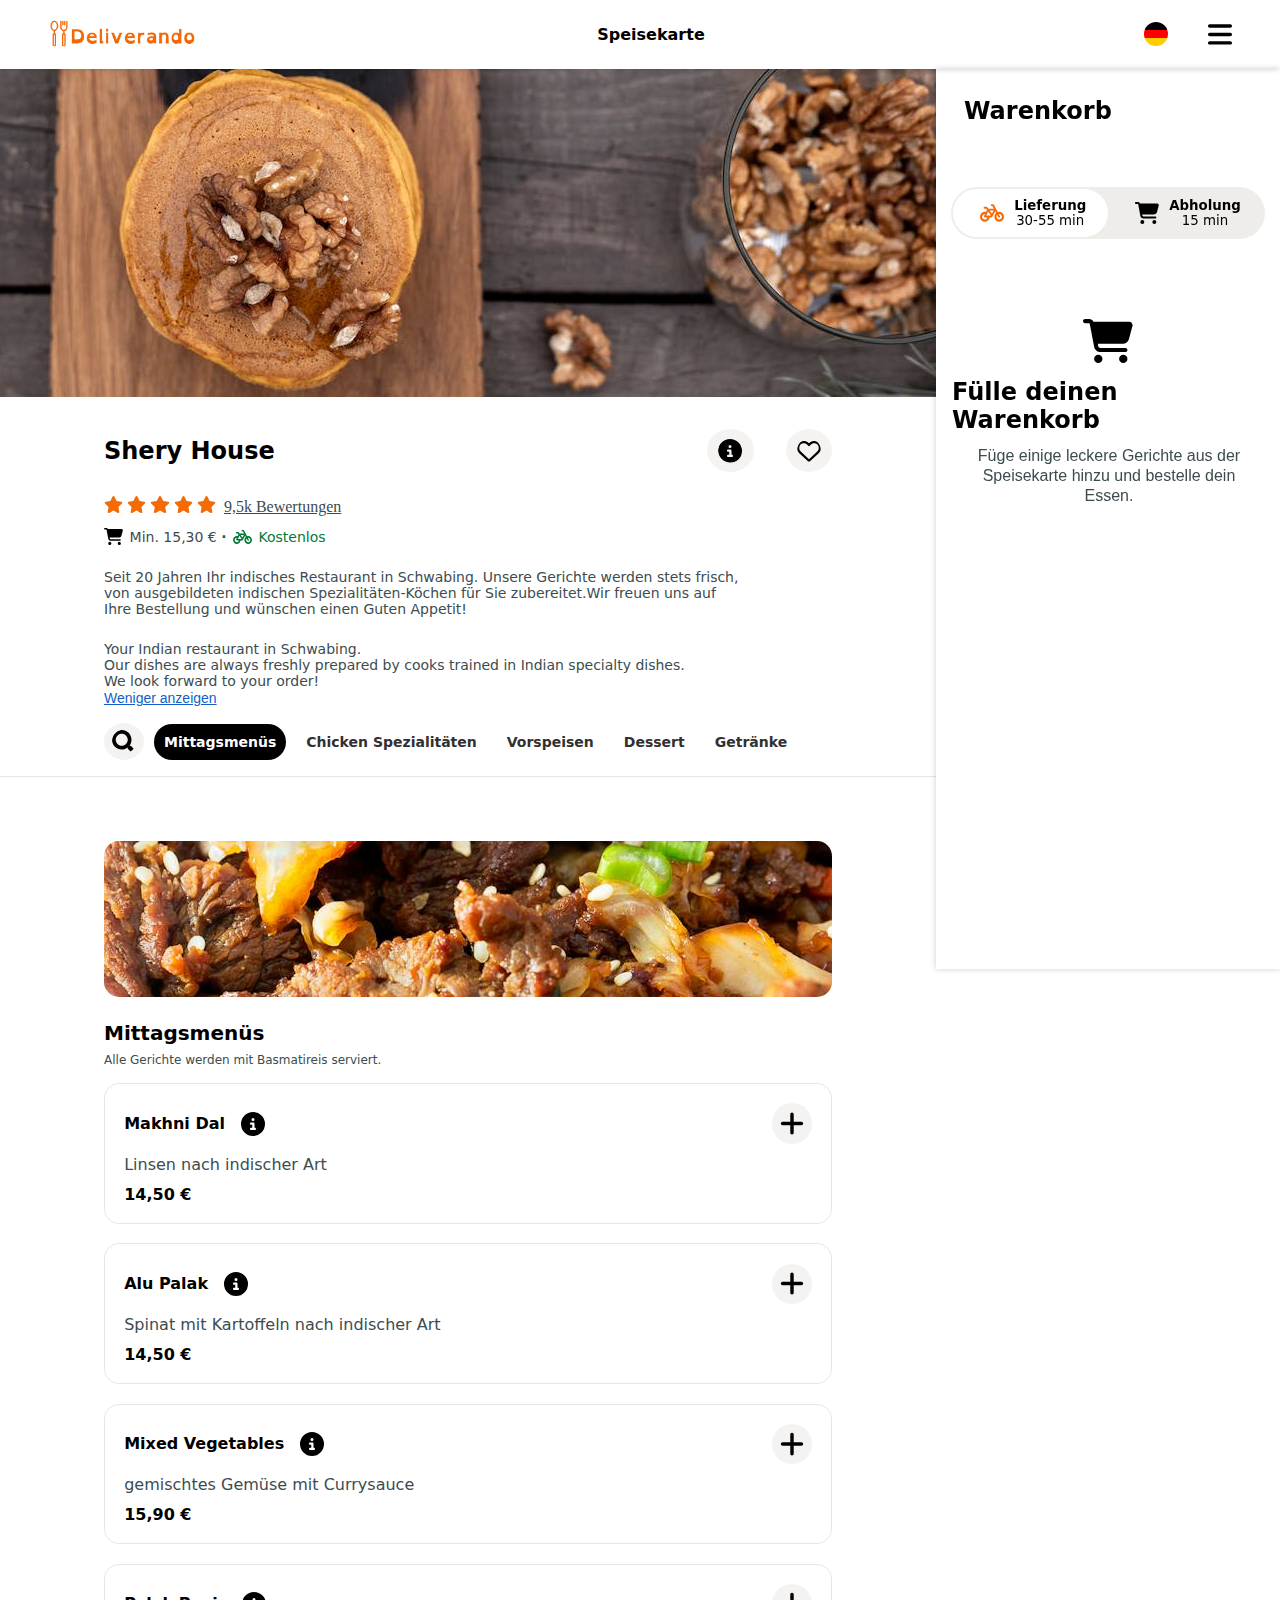
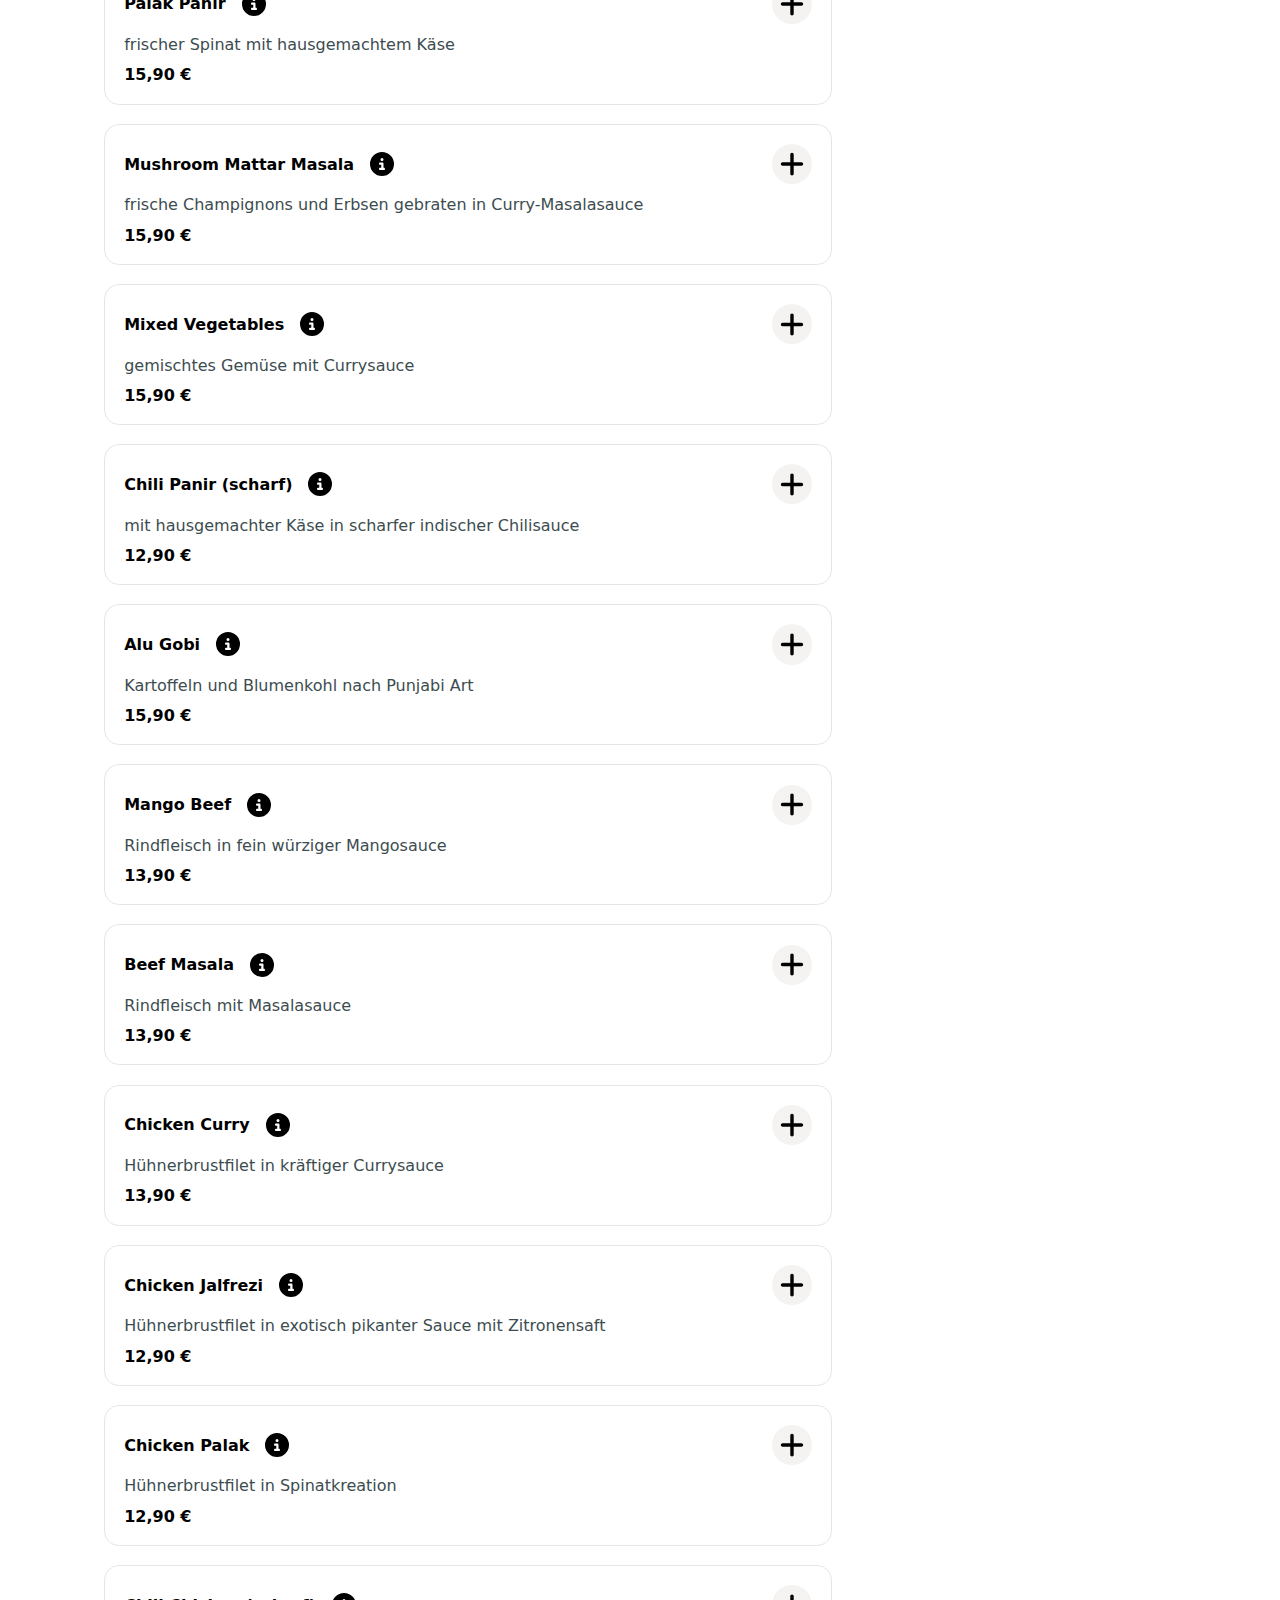
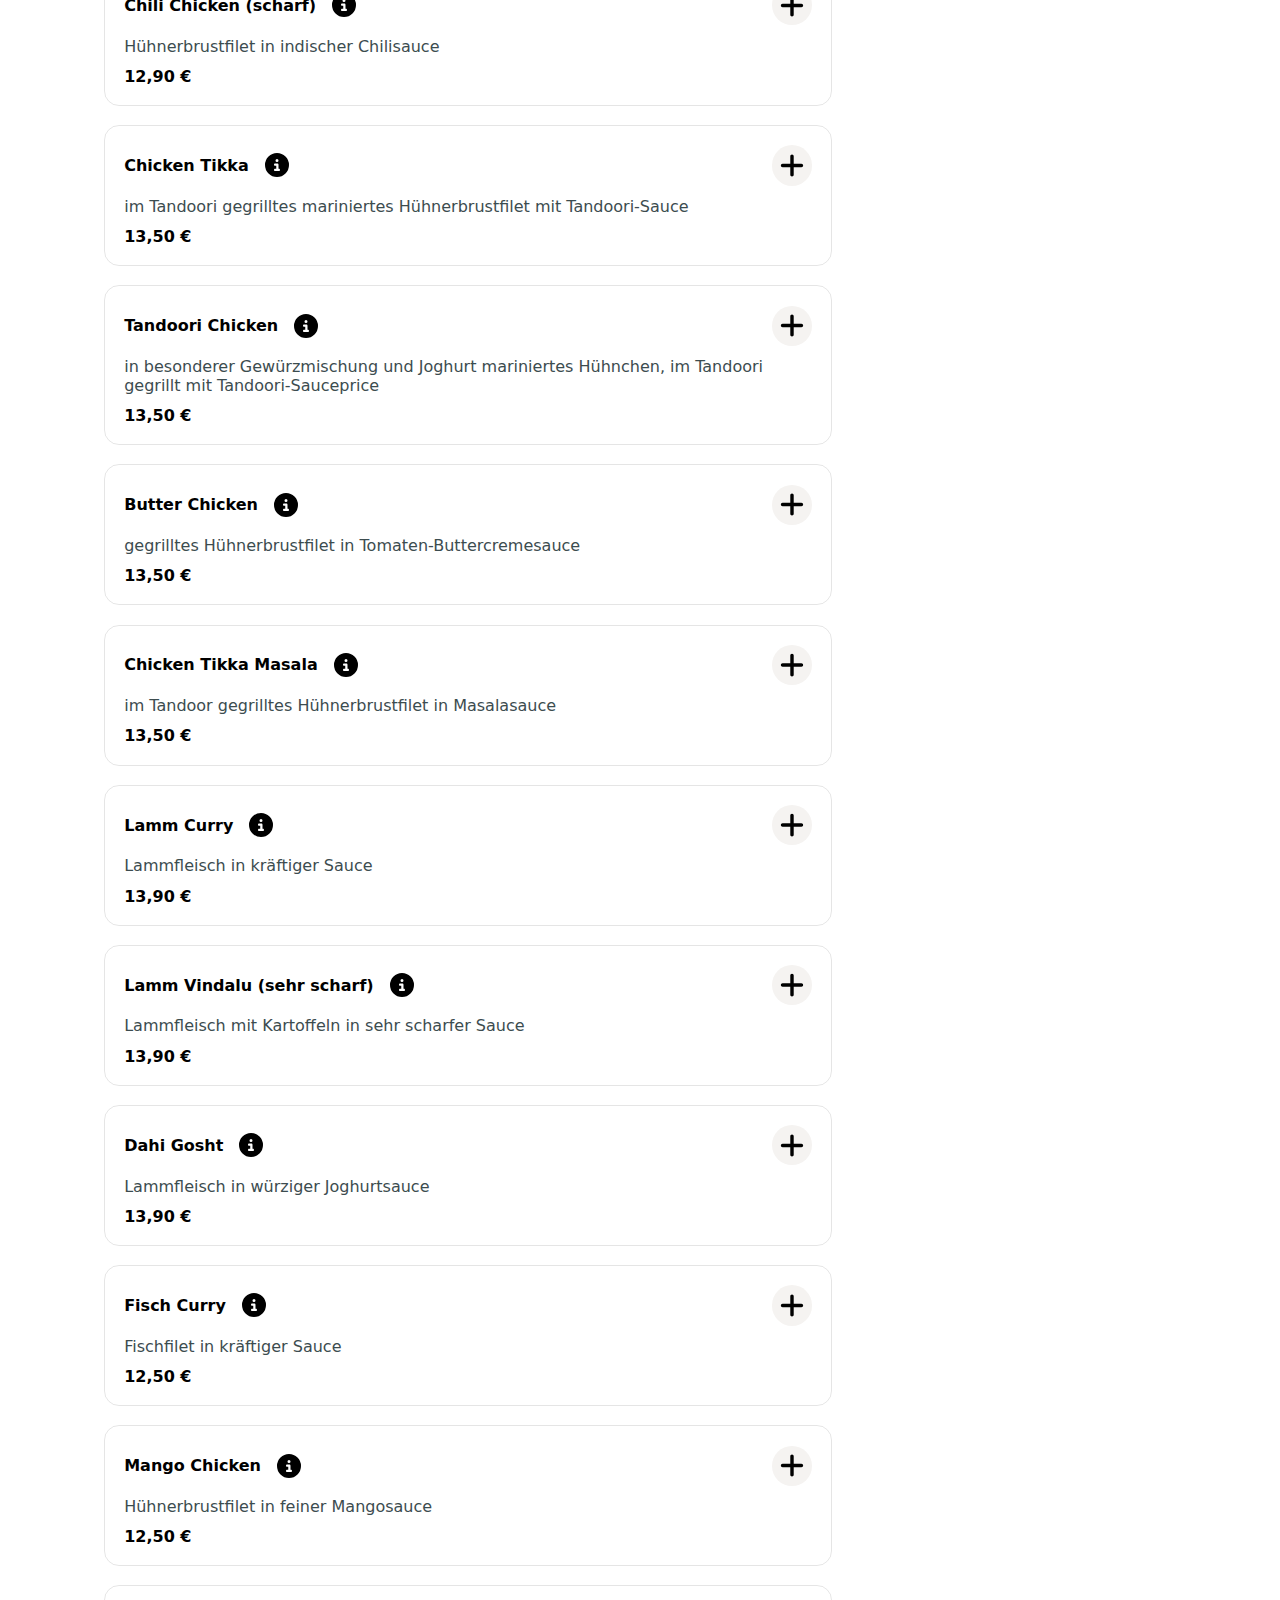
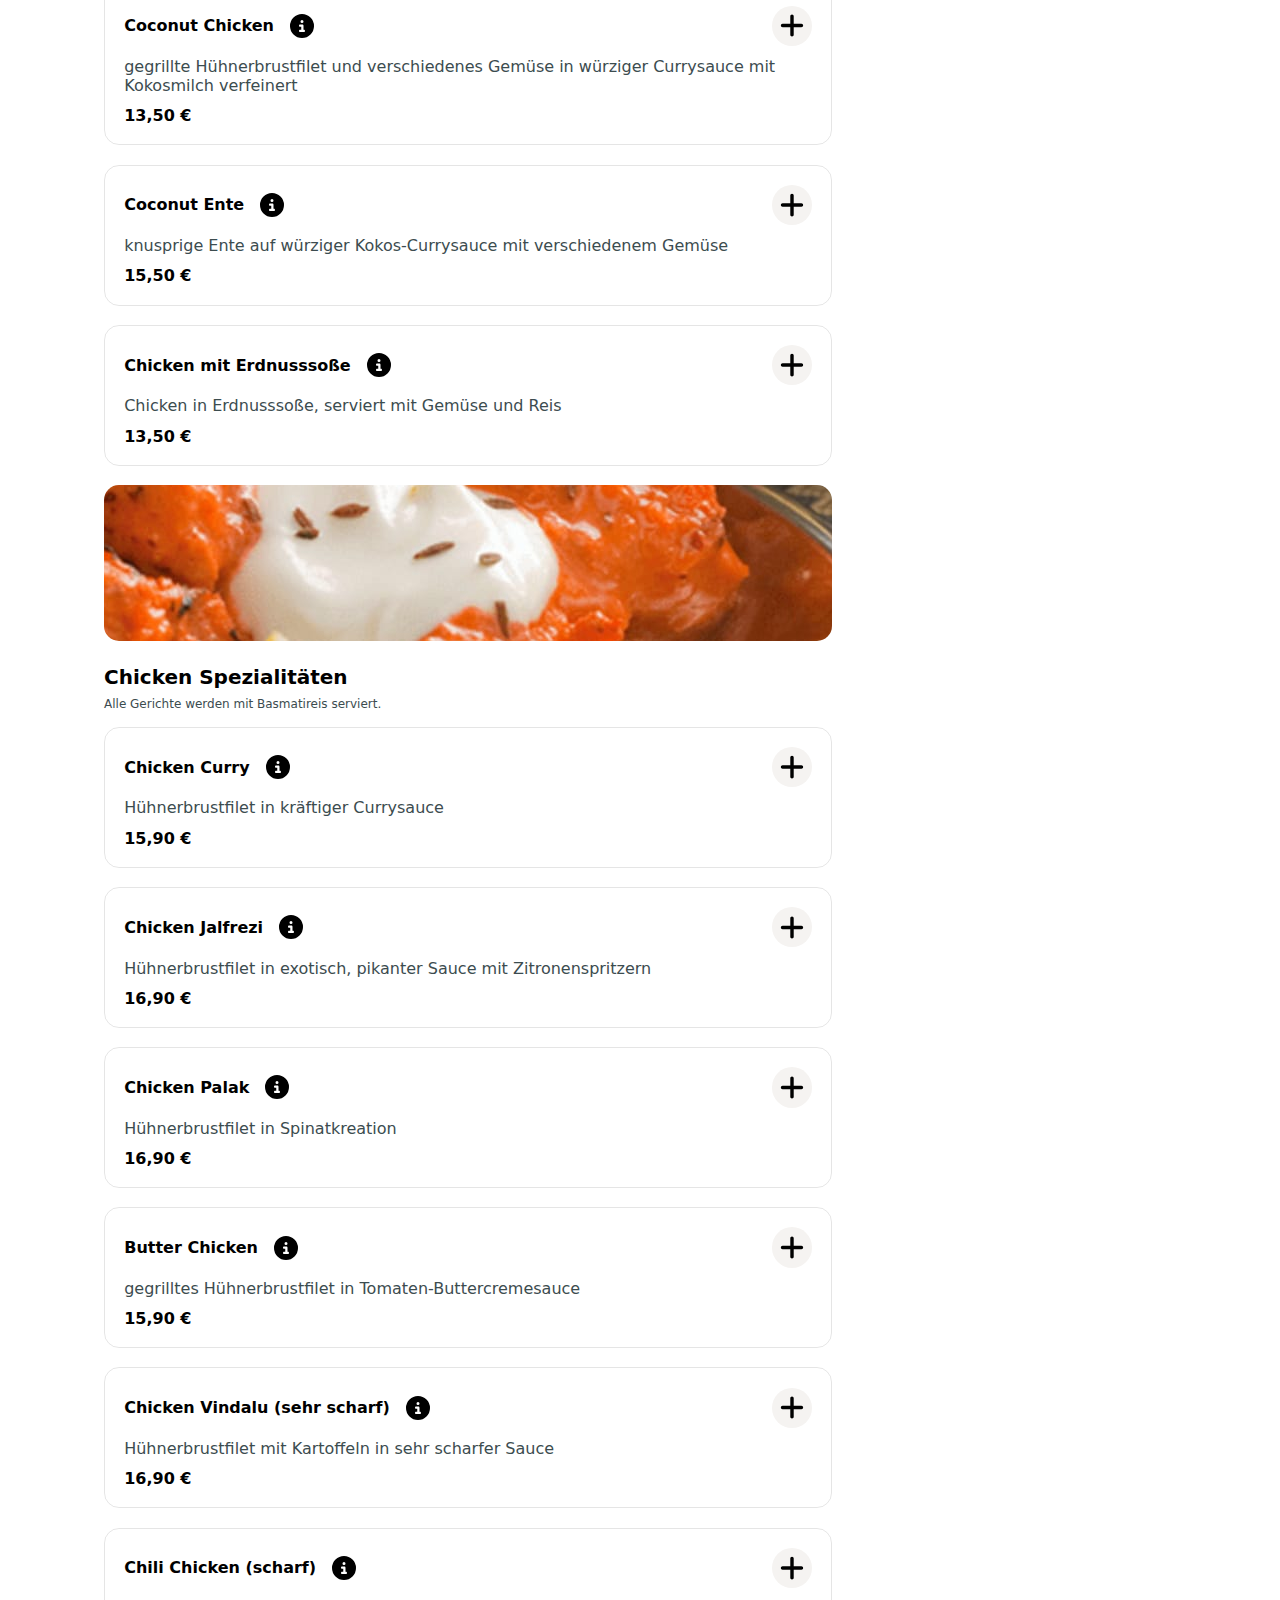
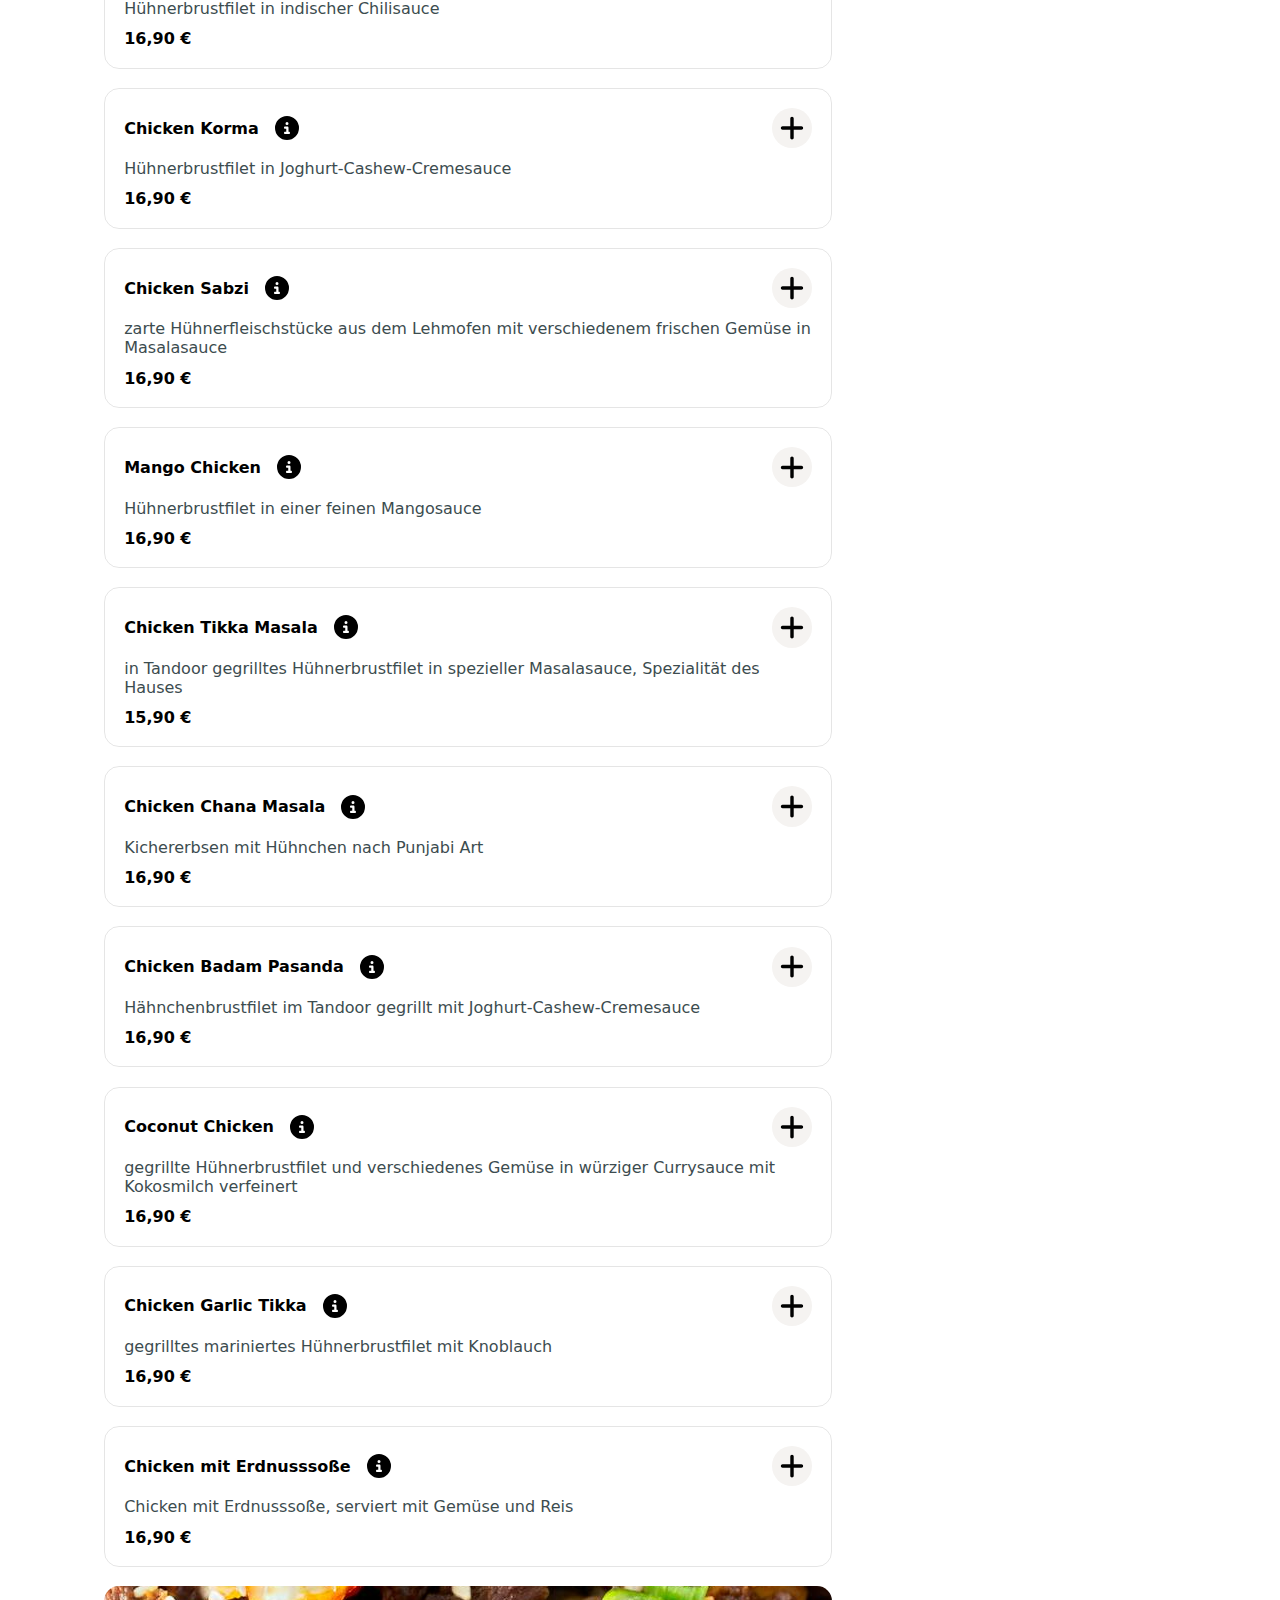
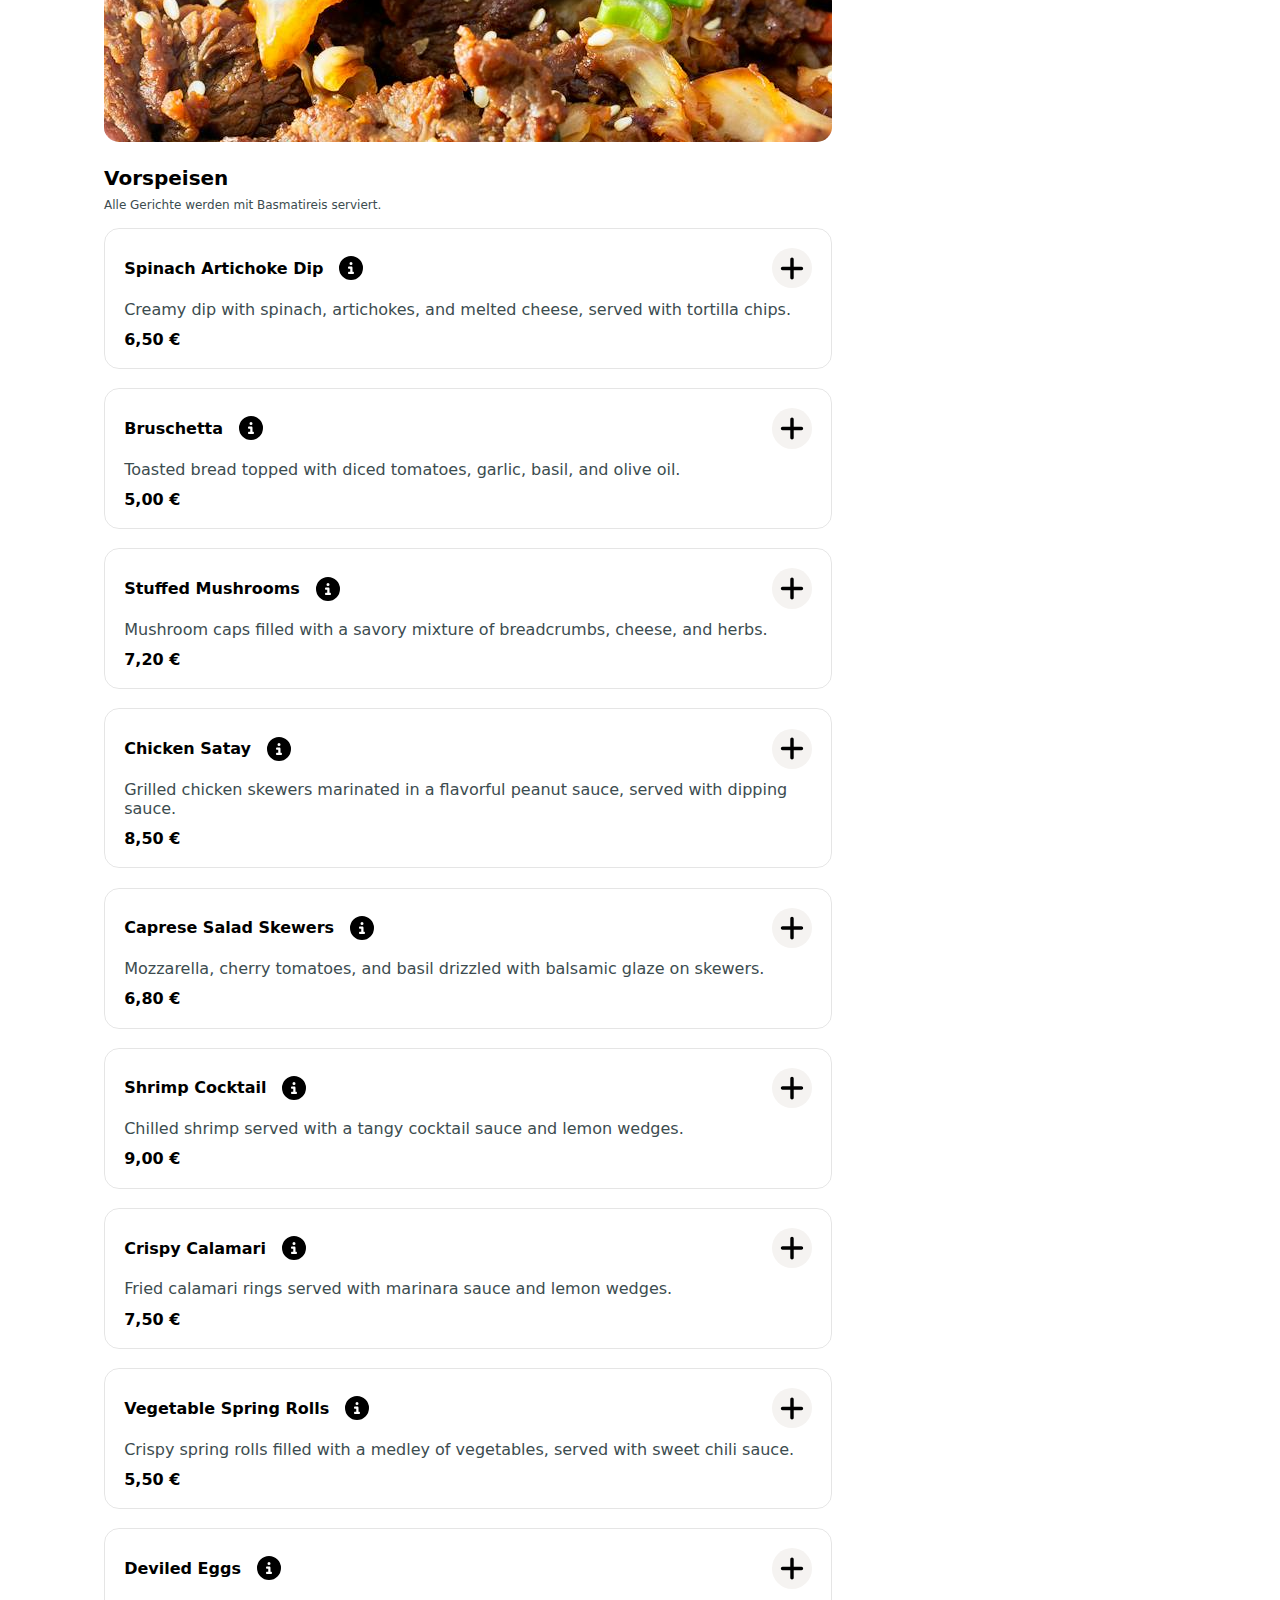
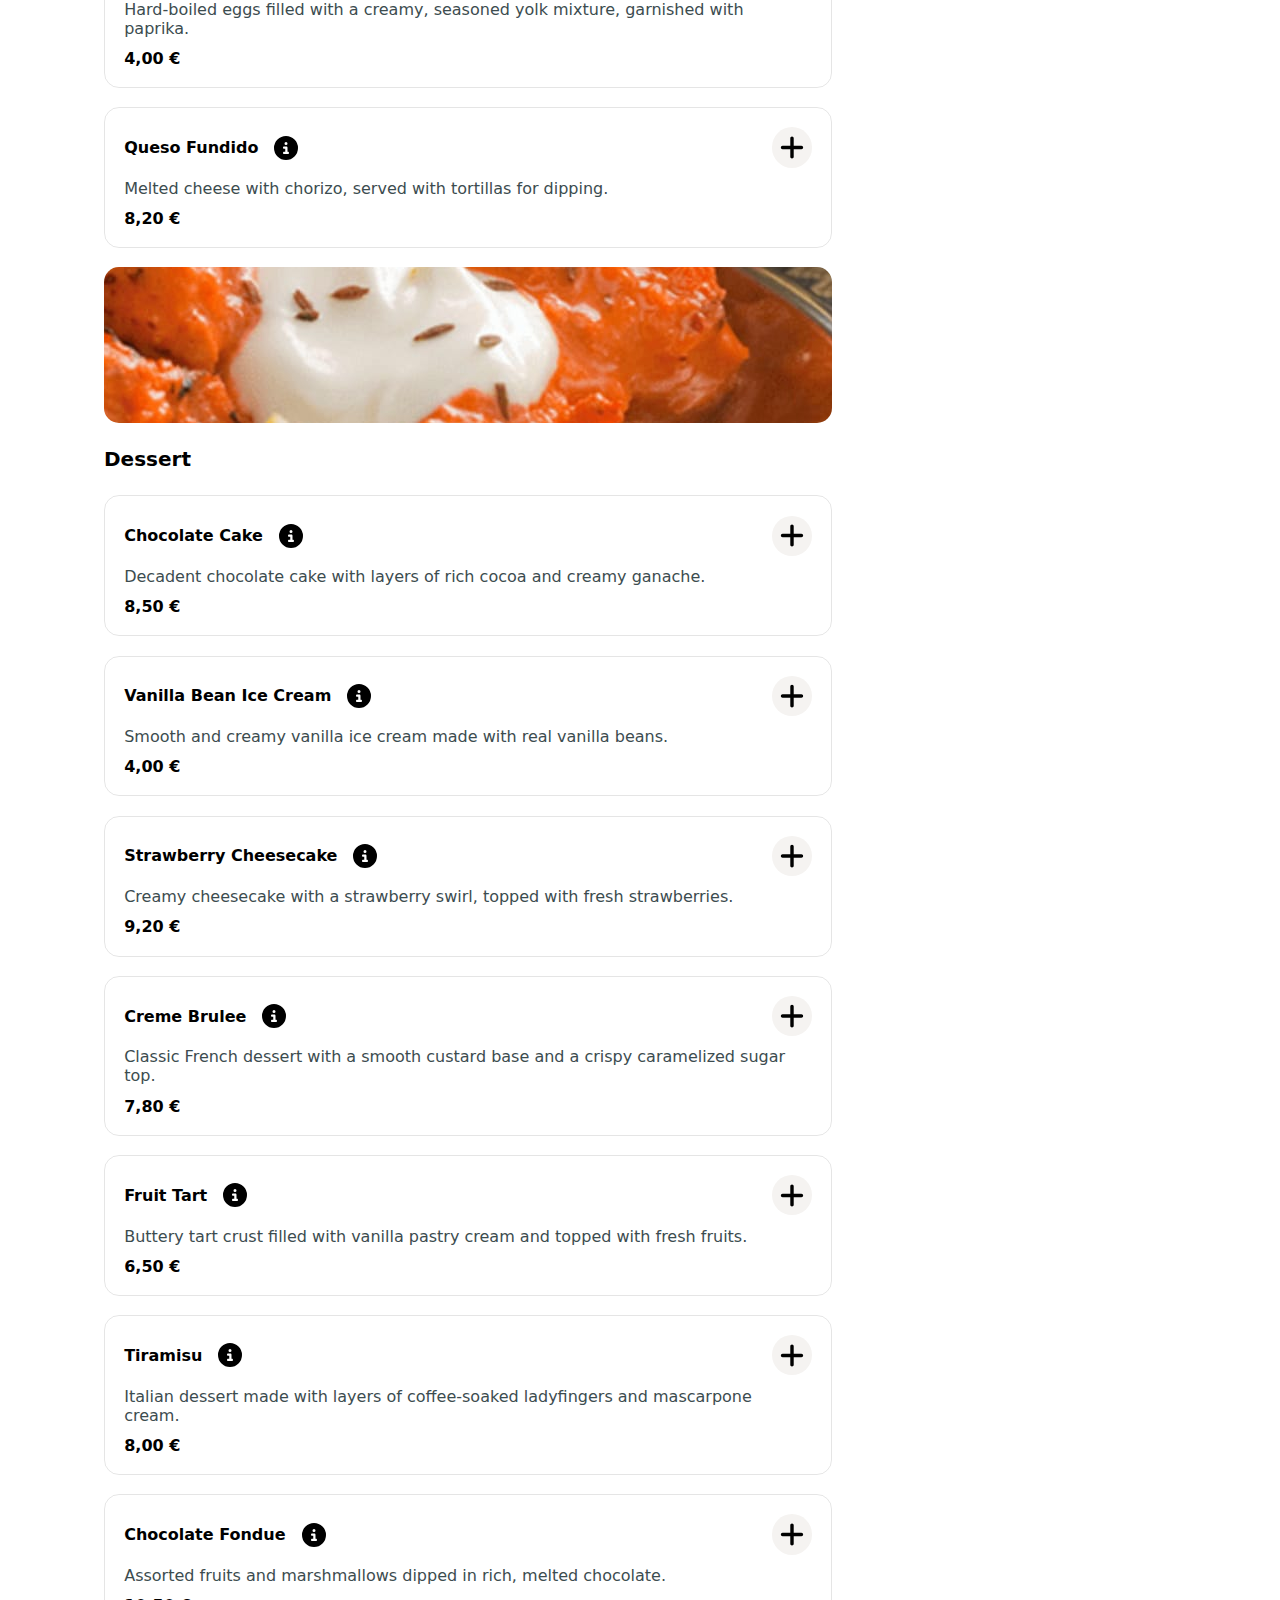
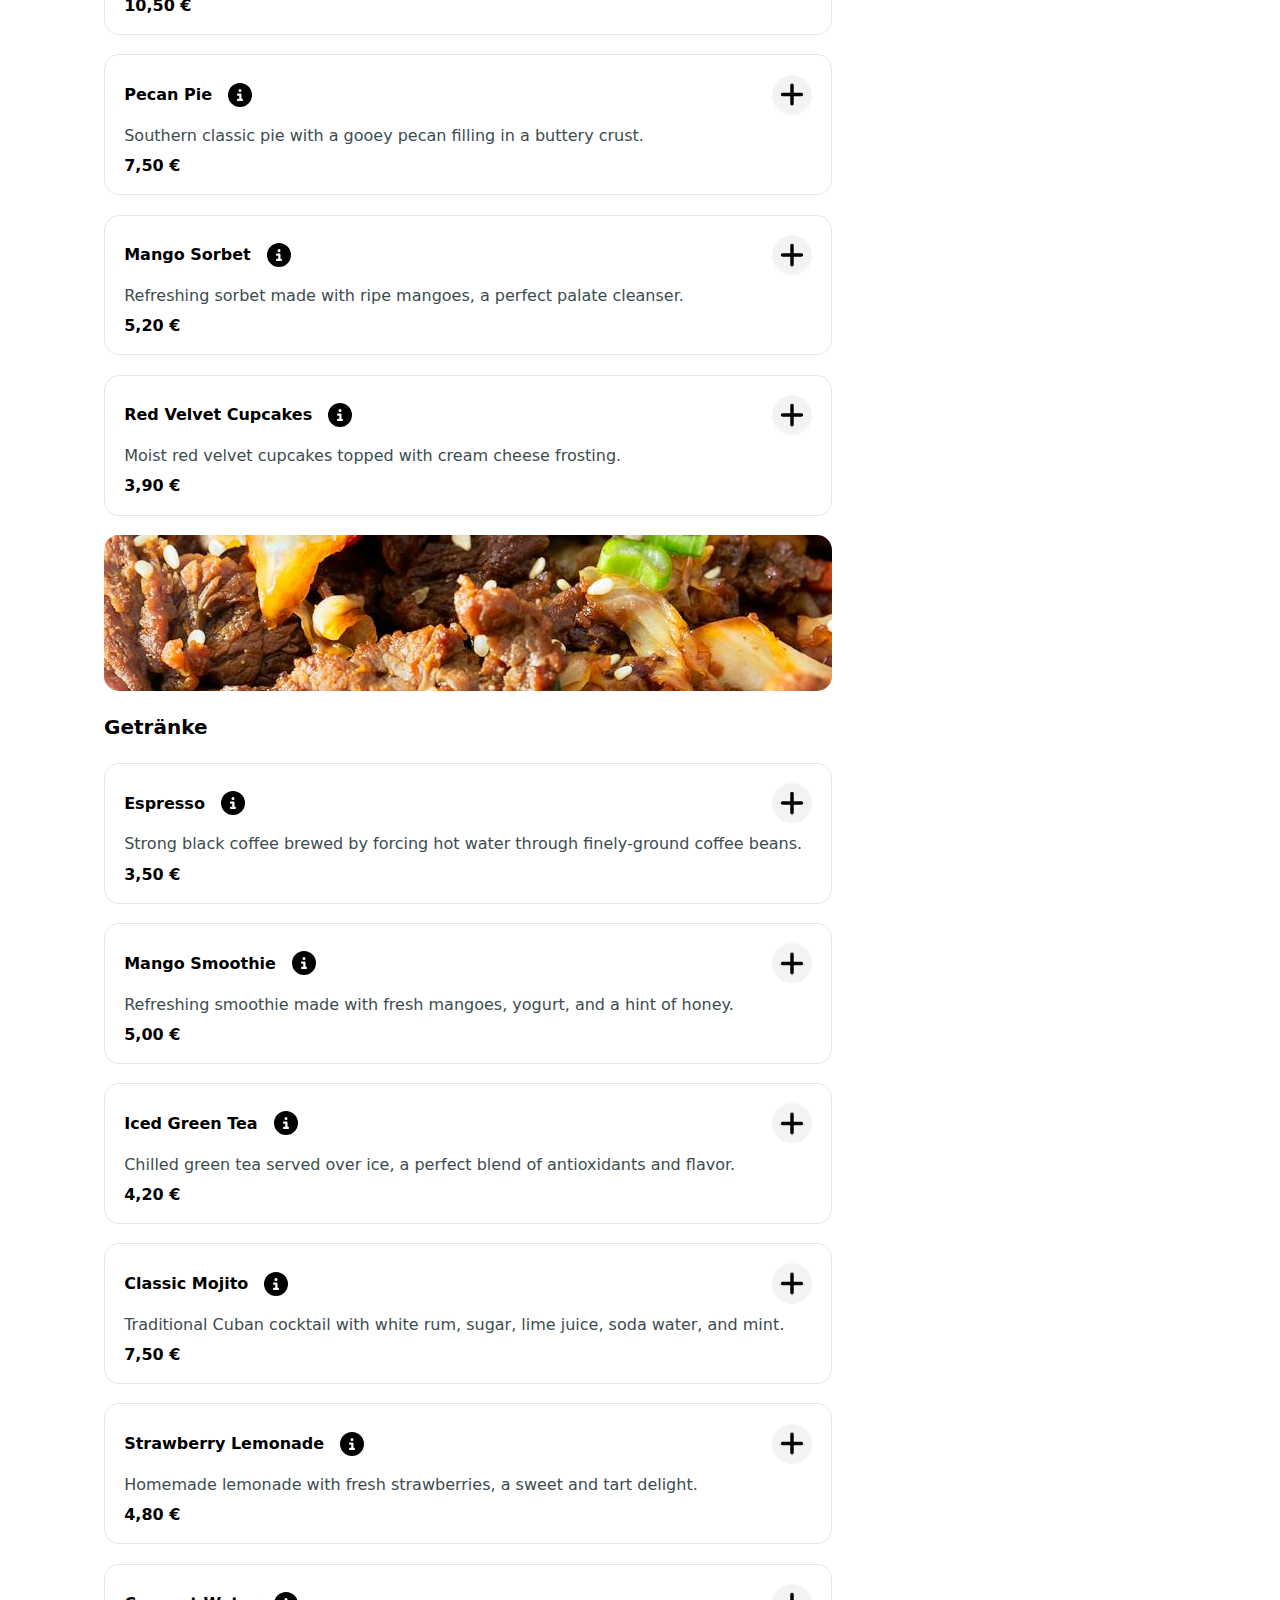
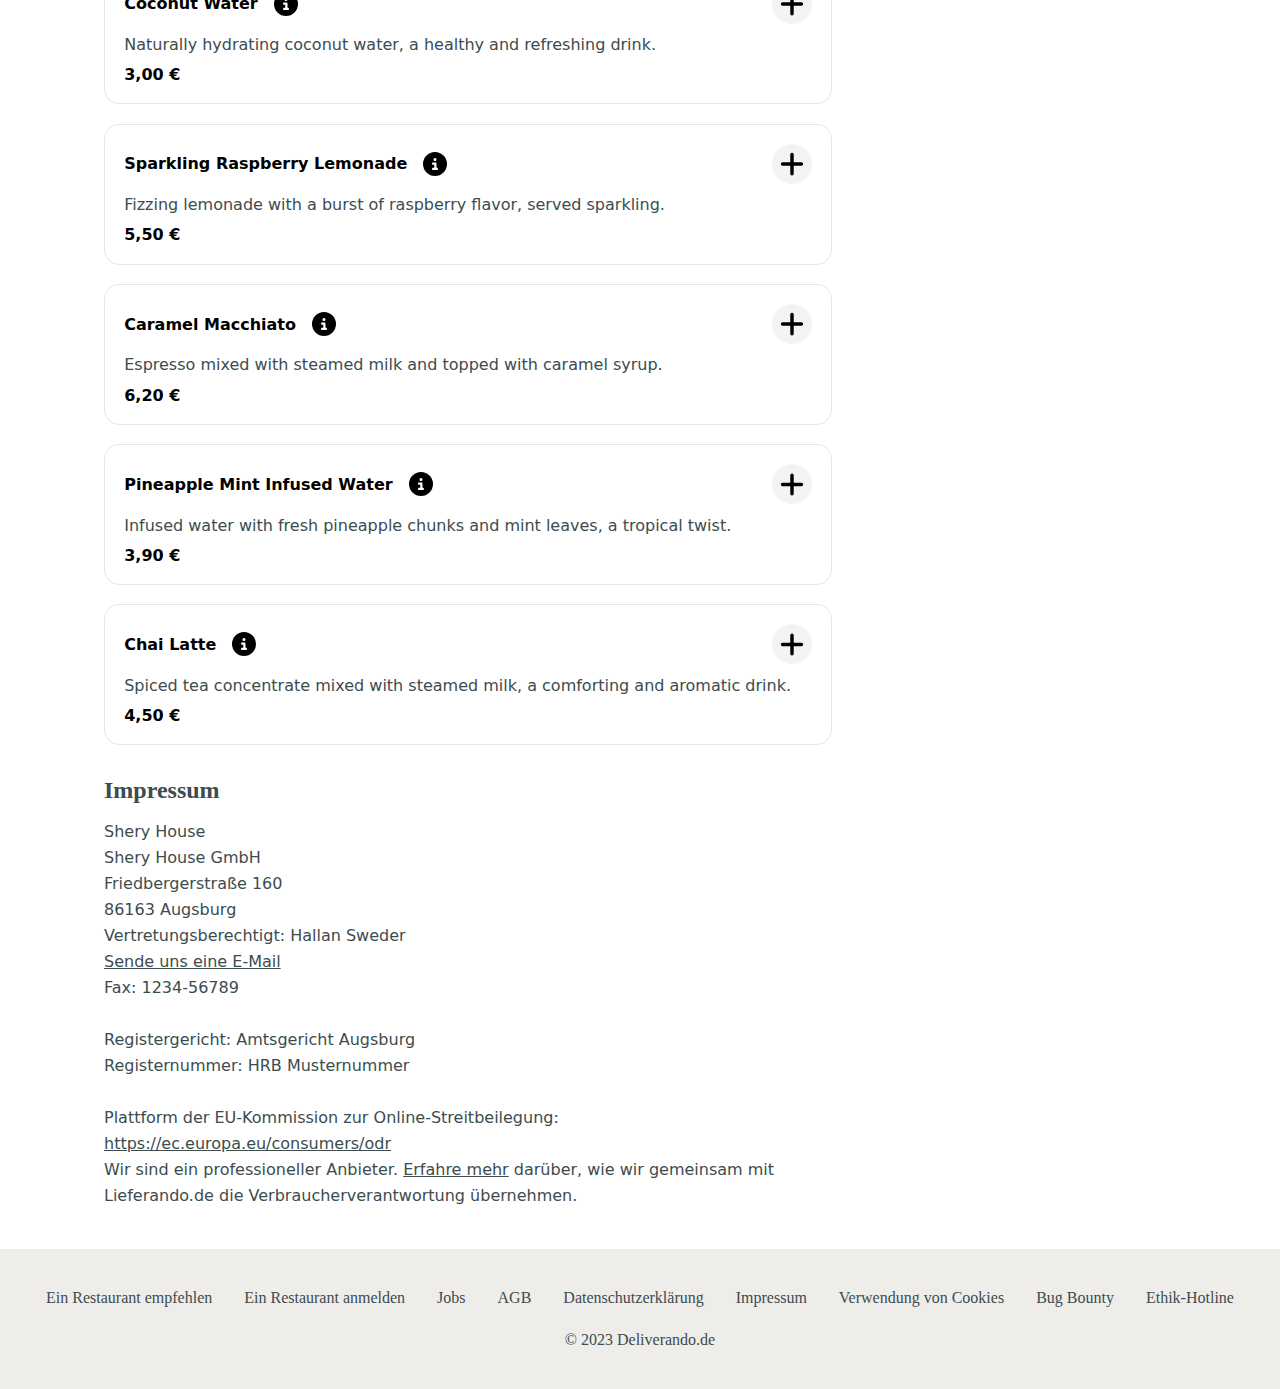
<file: index.html>
<!DOCTYPE html>
<html id="html" lang="en">
  <head>
    <meta charset="UTF-8" />
    <meta name="viewport" content="width=device-width, initial-scale=1.0" />
    <link rel="stylesheet" href="style.css" />
    <script src="recept.js"></script>
    <link rel="stylesheet" href="font.css" />

    <link
      rel="apple-touch-icon"
      sizes="180x180"
      href="./favicon/apple-touch-icon.png"
    />
    <link
      rel="icon"
      type="image/png"
      sizes="32x32"
      href="./favicon/favicon-32x32.png"
    />
    <link
      rel="icon"
      type="image/png"
      sizes="16x16"
      href="./favicon/android-chrome-384x384.png"
    />
    <link
      rel="mask-icon"
      href="./favicon/safari-pinned-tab.svg"
      color="#5bbad5"
    />
    <meta name="msapplication-TileColor" content="#da532c" />
    <meta name="theme-color" content="#ffffff" />

    <title>Deliverando</title>
  </head>
  <body id="body-non-scroll" onload="load()">
    <header id="header">
      <img class="logo" src="./icons/logo_orange.png" alt="logo" />
      <h2 class="arial font-16 fontSp-12">Speisekarte</h2>
      <div class="icon-group display-flex">
        <img
          class="icon de-flag"
          src="./icons/germany-flag.png"
          alt="DE-Flagge"
        />
        <img
          class="icon sandwich-menu"
          src="./icons/bars-solid.svg"
          alt="Menu"
          onclick="openMenu()"
        />
      </div>
    </header>
    <section>
      <div id="left-side-container" class="left-side-container">
        <div class="image-container"></div>
        <div class="restaurant-description-section padding-65">
          <div class="name-line">
            <p class="arial owner-name"><b>Shery House</b></p>
            <div class="info-heart-icon-grp">
              <img
                class="icons-shape btn-heart-info-bg"
                src="./icons/circle-info-solid.svg"
                alt=""
              />
              <img
                id="heart"
                class="icons-shape btn-heart-info-bg"
                src="./icons/heart-regular.svg"
                alt=""
              />
            </div>
          </div>
          <div class="review-line">
            <div id="review">
              <img
                class="icons-shape-small bg-orange"
                src="./icons/star-solid.svg"
                alt="review"
              />
              <img
                class="icons-shape-small bg-orange"
                src="./icons/star-solid.svg"
                alt="review"
              />
              <img
                class="icons-shape-small bg-orange"
                src="./icons/star-solid.svg"
                alt="review"
              />
              <img
                class="icons-shape-small bg-orange"
                src="./icons/star-solid.svg"
                alt="review"
              />
              <img
                class="icons-shape-small bg-orange"
                src="./icons/star-solid.svg"
                alt="review"
              />
            </div>
            <a href="#"><span>9,5k </span>Bewertungen</a>
          </div>
          <div id="deliver-cost-line" class="deliver-cost-line font-14">
            <img
              class="icons-shape-small"
              src="./icons/cart-shopping-solid.svg"
              alt=""
            />
            <p id="location" class="p-margin grey">
              Min. <span id="min-order">18,90</span> € <b>&#183;</b>
            </p>
            <img
              class="icons-shape-small bg-green"
              src="./icons/bicycle-solid.svg"
              alt=""
            />
            <p class="p-margin green">Kostenlos</p>
          </div>
          <div class="introduction-line">
            <p class="p-margin grey font-14 para">
              Seit 20 Jahren Ihr indisches Restaurant in Schwabing. Unsere
              Gerichte werden stets frisch, <br />von ausgebildeten indischen
              Spezialitäten-Köchen für Sie zubereitet.Wir freuen uns auf<br />
              Ihre Bestellung und wünschen einen Guten Appetit!
            </p>
            <p class="p-margin grey font-14 para">
              Your Indian restaurant in Schwabing. <br />Our dishes are always
              freshly prepared by cooks trained in Indian specialty dishes.<br />
              We look forward to your order!
            </p>
            <button class="show-few font-14">Weniger anzeigen</button>

            <div class="delivery display-btn">
              <button
                id="delivery-button-middle"
                class="delivery-button"
                onclick="shipping('delivery-button-middle') ;deliverPrice('delivery-button'); restaurantLocation('delivery-button','Friedbergerstraße 160')"
              >
                <img
                  id="deliver-bicycle-middle"
                  class="deliver-bicycle icons-shape bg-orange"
                  src="./icons/bicycle-solid.svg"
                  alt="Byke"
                />
                <span><b>Lieferung </b><br />30-55 min</span>
              </button>
              <button
                id="take-button-middle"
                class="take-button"
                onclick="shipping('take-button-middle');deliverPrice('take-button') ; restaurantLocation('take-button','Friedbergerstraße 160')"
              >
                <img
                  id="take-cart-middle"
                  class="take-cart icons-shape"
                  src="./icons/cart-shopping-solid.svg"
                  alt="shopping-bag"
                />
                <span><b>Abholung </b><br />15 min</span>
              </button>
              <button
                id="pay-button-responsive"
                class="Warenkorb-middle arial"
                onclick="showResponsivePriceCart()"
              >
                Bezahlen (<span id="sum-responsive">0,00</span> €)
              </button>
            </div>
          </div>
          <div id="menu-type-line" class="menu-type-line">
            <img
              class="icons-shape search btn-bg"
              src="./icons/search-solid.svg"
              alt="Suche"
              onclick="searchRecept()"
            />
            <a
              id="lunch"
              class="menu-button arial font-14 button-activate"
              onclick="activateMenuButton('lunch')"
              href="#recipe0"
            >
              Mittagsmenüs
            </a>
            <a
              id="chicken"
              class="menu-button arial font-14 button-desactivate"
              onclick="activateMenuButton('chicken')"
              href="#recipe1"
            >
              Chicken Spezialitäten
            </a>
            <a
              id="bef-lunch"
              class="menu-button arial font-14 button-desactivate"
              onclick="activateMenuButton('bef-lunch')"
              href="#recipe2"
            >
              Vorspeisen
            </a>
            <!-- <button class="menu-button arial font-14 button-desactivate">
              Ente Spezialitäten
            </button> -->
            <a
              id="dessert"
              class="menu-button arial font-14 button-desactivate"
              onclick="activateMenuButton('dessert')"
              href="#recipe3"
            >
              Dessert
            </a>
            <a
              id="drink"
              class="menu-button arial font-14 button-desactivate"
              onclick="activateMenuButton('drink')"
              href="#recipe4"
            >
              Getränke
            </a>
          </div>
        </div>
        <div id="recept-container" class="recept-container padding-65"></div>
        <div class="impressum-line grey padding-65">
          <h2 class="title-impressum">Impressum</h2>
          <p class="p-margin">
            Shery House <br />Shery House GmbH <br />Friedbergerstraße 160
            <br />
            86163 Augsburg <br />
            Vertretungsberechtigt: Hallan Sweder <br />
            <a href="mailto:max@muster.de">Sende uns eine E-Mail</a> <br />
            Fax: 1234-56789
          </p>
          <br />
          <p class="p-margin">
            Registergericht: Amtsgericht Augsburg <br />
            Registernummer: HRB Musternummer
          </p>
          <br />
          <p class="p-margin">
            Plattform der EU-Kommission zur Online-Streitbeilegung:
            <a
              href="https://ec.europa.eu/consumers/odr/main/index.cfm?event=main.home.chooseLanguage"
              >https://ec.europa.eu/consumers/odr</a
            >
          </p>

          <p class="p-margin">
            Wir sind ein professioneller Anbieter.
            <a
              href="https://www.lieferando.de/kundenservice/artikel/welchen-status-haben-die-gelisteten-restaurants"
              >Erfahre mehr</a
            >
            darüber, wie wir gemeinsam mit Lieferando.de die
            Verbraucherverantwortung übernehmen.
          </p>
        </div>
      </div>
      <div id="right-side-container" class="right-side-container">
        <!-- <div>   Added -->
        <div id="Warenkorb-title" class="Warenkorb-title">
          <h2 class="Warenkorb roboto">Warenkorb</h2>
          <img
            id="close-resp-cart-section"
            class="icons-shape-small"
            src="./icons/xmark-solid.svg"
            alt=""
            onclick="closeResponsivePriceSection()"
          />
        </div>
        <div class="delivery">
          <button
            id="delivery-button"
            class="delivery-button"
            onclick="shipping('delivery-button') ;deliverPrice('delivery-button'); restaurantLocation('delivery-button','Friedbergerstraße 160')"
          >
            <img
              id="deliver-bicycle"
              class="deliver-bicycle icons-shape bg-orange"
              src="./icons/bicycle-solid.svg"
              alt="Byke"
            />
            <span><b>Lieferung </b><br />30-55 min</span>
          </button>
          <button
            id="take-button"
            class="take-button"
            onclick="shipping('take-button');deliverPrice('take-button') ; restaurantLocation('take-button','Friedbergerstraße 160')"
          >
            <img
              id="take-cart"
              class="take-cart icons-shape"
              src="./icons/cart-shopping-solid.svg"
              alt="shopping-bag"
            />
            <span><b>Abholung </b><br />15 min</span>
          </button>
        </div>
        <div id="price-calc-section" class="price-calc-section">
          <img
            class="cart"
            src="./icons/cart-shopping-solid.svg"
            alt="shopping-bag"
          />
          <h2 class="fill-cart arial">Fülle deinen Warenkorb</h2>
          <p class="fill-cart-info">
            Füge einige leckere Gerichte aus der Speisekarte hinzu und bestelle
            dein Essen.
          </p>
        </div>

        <!-- ########################################## -->
        <div id="button-pay-container" style="display: none">
          <div class="width-100 font-15 grey margin-top-2">
            <div class="show-inline width-100">
              <p class="p-margin line-height-1" id="zw-sum">Zwischensumme</p>
              <p class="p-margin line-height-1 font-16">
                <span id="total-price-remark">0,00</span> €
              </p>
            </div>
            <div id="delivery-bill" class="show-inline width-100">
              <p class="p-margin line-height-1" id="send-price">Lieferkosten</p>
              <p id="delivery-bill-total" class="p-margin line-height-1">
                Kostenlos
              </p>
            </div>
            <div class="show-inline width-100">
              <p class="p-margin line-height-1" id="total-sum"><b>Gesamt</b></p>
              <p class="p-margin line-height-1 font-16">
                <b> <span id="total-price">0,00</span> €</b>
              </p>
            </div>
          </div>
          <button id="pay-button" class="pay-button arial">
            Bezahlen (<span id="sum">0,00</span> €)
          </button>
        </div>

        <!-- ########################################################## -->
      </div>
    </section>
    <section id="overlay" class="overlay" style="display: none">
      <div class="display-flex post-right">
        <h1 class="account arial">Mein Account</h1>
        <img
          class="icons-shape cursor-effect"
          src="./icons/xmark-solid.svg"
          alt=""
          onclick="closeMenu() "
        />
      </div>
      <div class="register">
        <button class="signin-button arial cursor-effect">Anmelden</button>
        <button class="signup-button arial cursor-effect">
          Account erstellen
        </button>
      </div>
      <div class="overlay-subsection">
        <div class="display-flex service-line">
          <img
            class="icons-shape"
            src="./icons/cart-shopping-solid.svg"
            alt=""
          />
          <p>Bestellungen</p>
        </div>
        <div class="display-flex service-line">
          <img class="icons-shape" src="./icons/heart-regular.svg" alt="" />
          <p>Favoriten</p>
        </div>
      </div>
      <div class="separator-line"></div>
      <div class="overlay-subsection">
        <div class="display-flex service-line">
          <img class="icons-shape" src="./icons/gift-solid.svg" alt="" />
          <p>Punkte</p>
        </div>
        <div class="display-flex service-line">
          <img class="icons-shape" src="./icons/stempelkarte.svg" alt="" />
          <p>Stempelkarten</p>
        </div>
        <div class="display-flex service-line">
          <img class="icons-shape" src="./icons/circle-info-solid.svg" alt="" />
          <p>Brauchst du Hilfe?</p>
        </div>
        <div class="display-flex service-line">
          <img
            class="icons-shape-small"
            src="./icons/building-regular.svg"
            alt=""
          />
          <p>Geschenkkarten</p>
        </div>
      </div>
      <div class="separator-line"></div>
      <div class="overlay-subsection">
        <div class="display-flex service-line">
          <img class="icons-shape" src="./icons/bicycle.svg" alt="" />
          <p>Fahrer*in werden</p>
        </div>
        <div class="display-flex service-line">
          <img class="icons-shape" src="./icons/elementor.svg" alt="" />
          <p>Deliverando for business</p>
        </div>
      </div>
    </section>
    <section
      id="overlay-blur"
      class="overlay-blur"
      style="display: none"
    ></section>
    <footer id="footer">
      <div class="links-line">
        <a class="grey link" href="#">Ein Restaurant empfehlen</a>
        <a class="grey link" href="#">Ein Restaurant anmelden</a>
        <a class="grey link" href="#">Jobs</a>
        <a class="grey link" href="#">AGB</a>
        <a class="grey link" href="#">Datenschutzerklärung</a>
        <a class="grey link" href="impressum.html">Impressum</a>
        <a class="grey link" href="#">Verwendung von Cookies</a>
        <a class="grey link" href="#">Bug Bounty</a>
        <a class="grey link" href="#">Ethik-Hotline</a>
      </div>
      <div class="web-line grey font-16">&#169; 2023 Deliverando.de</div>
    </footer>

    <script src="script.js"></script>
  </body>
</html>
</file>
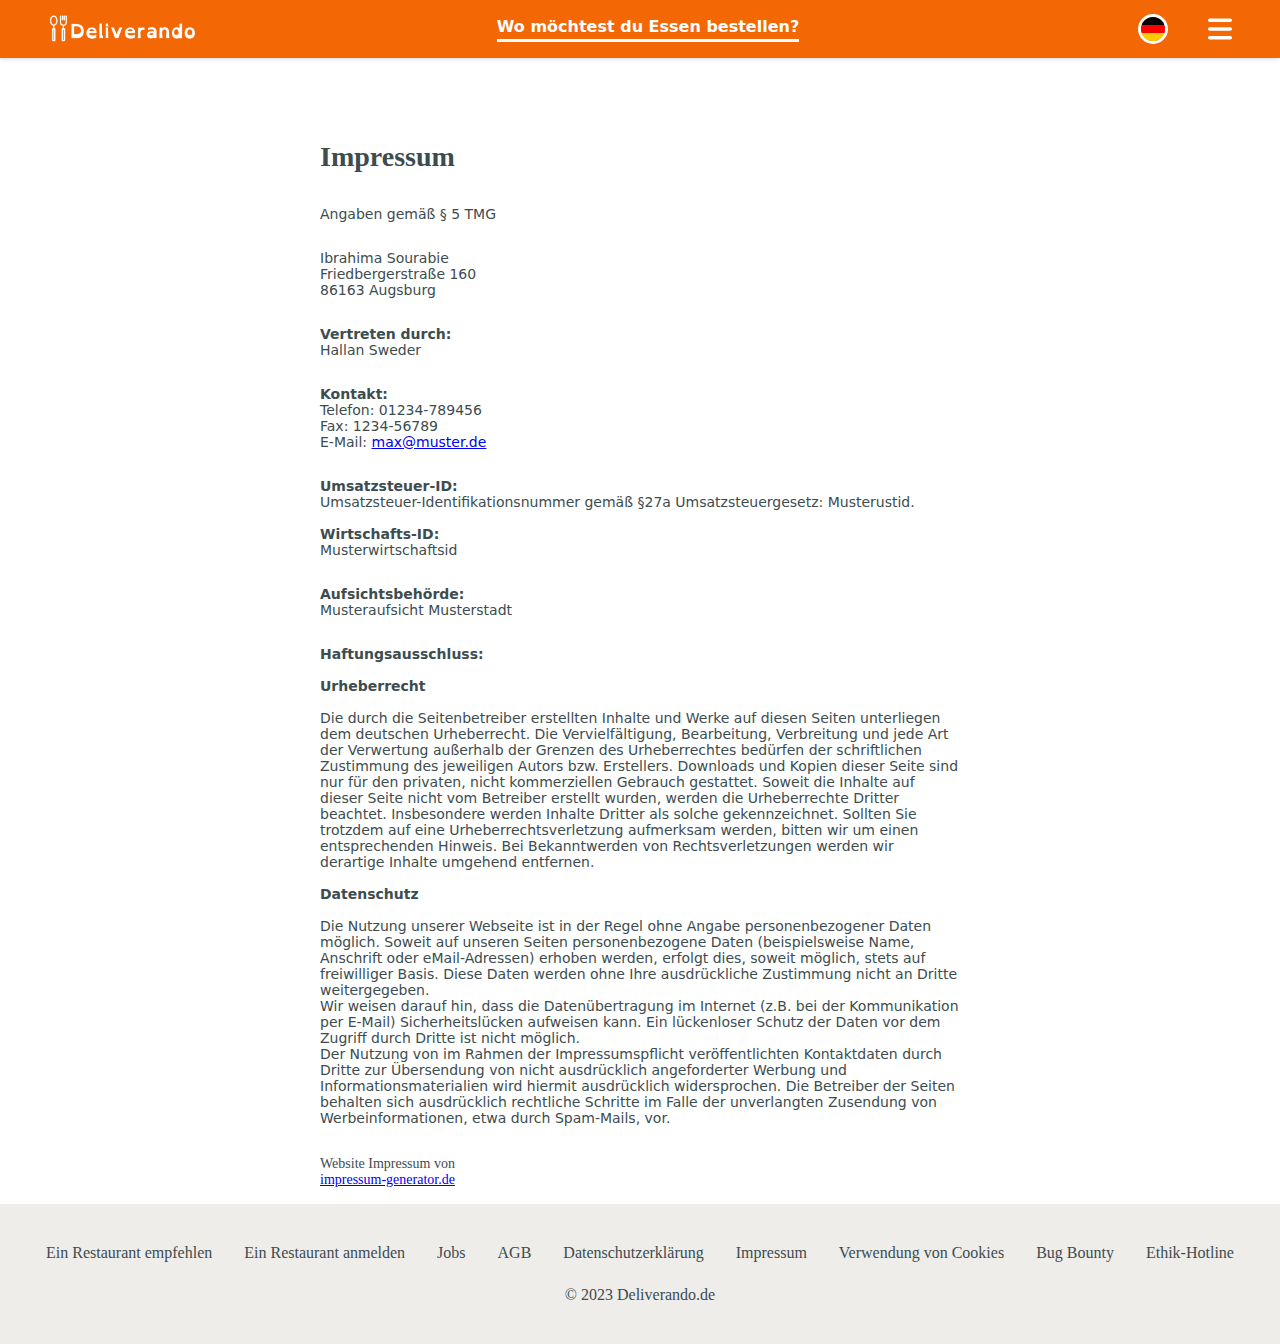
<file: impressum.html>
<!DOCTYPE html>
<html lang="en">
<head>
    <meta charset="UTF-8">
    <meta name="viewport" content="width=device-width, initial-scale=1.0">
    <link rel="stylesheet" href="font.css">
    <link rel="stylesheet" href="style.css">

    <!-- Favicon -->

    <link
    rel="apple-touch-icon"
    sizes="180x180"
    href="./favicon/apple-touch-icon.png"
  />
  <link
    rel="icon"
    type="image/png"
    sizes="32x32"
    href="./favicon/favicon-32x32.png"
  />
  <link
    rel="icon"
    type="image/png"
    sizes="16x16"
    href="./favicon/android-chrome-384x384.png"
  />
  <link
    rel="mask-icon"
    href="./favicon/safari-pinned-tab.svg"
    color="#5bbad5"
  />
  <meta name="msapplication-TileColor" content="#da532c" />
  <meta name="theme-color" content="#ffffff" />
    <title>Impressum</title>

</head>
<body>
    <!-- <div class="fit-page"> -->
        <header class="new-bg">
            <img class="logo filtre" src="./icons/logo_white.png" alt="logo" />
            <h2 class="arial font-16  order-question">Wo möchtest du Essen bestellen?</h2>
            <div class="icon-group display-flex">
            <img
                class="icon de-flag impressum-de-flag-color"
                src="/icons/germany-flag.png"
                alt="DE-Flagge"
            />
            <img
                class="icon sandwich-menu bright"
                src="/icons/bars-solid.svg"
                alt="Menu"
            />
            </div>
        </header>  
        <div class='impressum grey font-14'>
            <h1>Impressum</h1><p>Angaben gemäß § 5 TMG</p><p>Ibrahima Sourabie <br> 
            Friedbergerstraße 160<br> 
            86163 Augsburg <br> 
            </p><p> <strong>Vertreten durch: </strong><br>
            Hallan Sweder<br>
            </p><p><strong>Kontakt:</strong> <br>
            Telefon: 01234-789456<br>
            Fax: 1234-56789<br>
            E-Mail: <a href='mailto:max@muster.de'>max@muster.de</a></br></p><p><strong>Umsatzsteuer-ID: </strong> <br>
            Umsatzsteuer-Identifikationsnummer gemäß §27a Umsatzsteuergesetz: Musterustid.<br><br>
            <strong>Wirtschafts-ID: </strong><br>
            Musterwirtschaftsid<br>
            </p><p><strong>Aufsichtsbehörde:</strong><br>
            Musteraufsicht Musterstadt<br></p><p><strong>Haftungsausschluss: </strong><br><br><strong>Urheberrecht</strong><br><br>
            Die durch die Seitenbetreiber erstellten Inhalte und Werke auf diesen Seiten unterliegen dem deutschen Urheberrecht. Die Vervielfältigung, Bearbeitung, Verbreitung und jede Art der Verwertung außerhalb der Grenzen des Urheberrechtes bedürfen der schriftlichen Zustimmung des jeweiligen Autors bzw. Erstellers. Downloads und Kopien dieser Seite sind nur für den privaten, nicht kommerziellen Gebrauch gestattet. Soweit die Inhalte auf dieser Seite nicht vom Betreiber erstellt wurden, werden die Urheberrechte Dritter beachtet. Insbesondere werden Inhalte Dritter als solche gekennzeichnet. Sollten Sie trotzdem auf eine Urheberrechtsverletzung aufmerksam werden, bitten wir um einen entsprechenden Hinweis. Bei Bekanntwerden von Rechtsverletzungen werden wir derartige Inhalte umgehend entfernen.<br><br><strong>Datenschutz</strong><br><br>
            Die Nutzung unserer Webseite ist in der Regel ohne Angabe personenbezogener Daten möglich. Soweit auf unseren Seiten personenbezogene Daten (beispielsweise Name, Anschrift oder eMail-Adressen) erhoben werden, erfolgt dies, soweit möglich, stets auf freiwilliger Basis. Diese Daten werden ohne Ihre ausdrückliche Zustimmung nicht an Dritte weitergegeben. <br>
            Wir weisen darauf hin, dass die Datenübertragung im Internet (z.B. bei der Kommunikation per E-Mail) Sicherheitslücken aufweisen kann. Ein lückenloser Schutz der Daten vor dem Zugriff durch Dritte ist nicht möglich. <br>
            Der Nutzung von im Rahmen der Impressumspflicht veröffentlichten Kontaktdaten durch Dritte zur Übersendung von nicht ausdrücklich angeforderter Werbung und Informationsmaterialien wird hiermit ausdrücklich widersprochen. Die Betreiber der Seiten behalten sich ausdrücklich rechtliche Schritte im Falle der unverlangten Zusendung von Werbeinformationen, etwa durch Spam-Mails, vor.<br>
            </p><br> 
            Website Impressum von <a href="https://www.impressum-generator.de">impressum-generator.de</a>
        </div>
        <footer>
            <div class="links-line"> 
            <a class="grey link" href="#">Ein Restaurant empfehlen</a>
            <a class="grey link" href="#">Ein Restaurant anmelden</a>
            <a class="grey link" href="#">Jobs</a>
            <a class="grey link" href="#">AGB</a>
            <a class="grey link" href="#">Datenschutzerklärung</a>
            <a class="grey link" href="impressum.html">Impressum</a>
            <a class="grey link" href="#">Verwendung von Cookies</a>
            <a class="grey link" href="#">Bug Bounty</a>
            <a class="grey link" href="#">Ethik-Hotline</a>
            </div>
            <div class="web-line grey font-16">	&#169; 2023 Deliverando.de</div>
        </footer> 
    <!-- </div> -->
</body>
</html>
</file>
<file: style.css>
html {
  scroll-behavior: smooth;
}
body {
  margin: 0;
  min-height: 100vh;
  overflow-x: hidden;
}
header {
  position: relative;
  display: flex;
  justify-content: space-between;
  align-items: center;
  padding: 0.5rem 3rem 0.5rem 3rem;
  box-shadow: -2px 0 6px 0 rgba(0, 0, 0, 0.2);
}
.new-bg {
  background-color: rgb(243, 104, 5);
}
.logo {
  width: 150px;
  cursor: pointer;
  object-fit: cover;
}
.sandwich-menu {
  width: 1.5rem;
  height: 1.5rem;
  cursor: pointer;
  object-fit: cover;
  margin-left: 40px;
}

.de-flag {
  width: 1.5rem;
  height: 1.5rem;
  cursor: pointer;
  object-fit: cover;
  margin-left: 40px;
  border-radius: 50%;
}

.arial {
  font-family: system-ui, 'Arial';
  font-weight: bold;
}
.display-flex {
  display: flex;
  align-items: center;
}
.font-16 {
  font-size: 16px;
}
.image-container {
  background-image: url('./images/pexels-ekaterina-bolovtsova-5702790.jpg');
  background-position: center;
  height: 328px;
  object-fit: cover;
  z-index: -30;
}

.cart {
  width: 50px;
  height: auto;
  margin-top: 3rem;
  object-fit: cover;
}
.fill-cart {
  margin-top: 15px;
}
.fill-cart-info {
  font-family: 'Segoe UI', Tahoma, Geneva, Verdana, sans-serif;
  color: #3c4c4f;
  font-size: 16px;
  line-height: 20px;
  margin-block-start: 0;
  margin-block-end: 0;
  padding: 12px 10px 12px 12px;
  text-align: center;
}
h2 {
  margin-block-start: 0;
  margin-block-end: 0;
}
p {
  font-family: 'system-ui', 'Arial';
}
.overlay {
  padding: 28px;
  text-align: center;
}
.Warenkorb {
  padding-top: 28px;
  margin-bottom: 30px;
  font-family: system-ui, 'Arial';
}
.Warenkorb-title {
  display: flex;
  width: 18rem;
  justify-content: space-between;
}
.delivery {
  display: flex;
  align-items: center;
  background-color: rgb(239, 237, 234);
  padding: 2px;
  border-radius: 33.6px;
  border: none;
  margin-block: 2rem;
  margin-inline: auto;
}
.delivery-button,
.take-button {
  padding: 9px 22px 9px 27px;
  border-radius: 25px;
  font-family: system-ui, 'Arial';
  border: none;
  display: flex;
  align-items: center;
  gap: 10px;
}

.delivery-button {
  background-color: white;
}

.icons-shape,
.icons-shape-small,
.icons-shape-smaller {
  height: auto;
  object-fit: cover;
}

.icons-shape {
  width: 1.5rem;
}
.icons-shape-small {
  width: 1.2rem;
}

.icons-shape-smaller {
  width: 0.9rem;
}

.delivery-button:hover {
  background-color: rgb(228, 225, 225);
}
.take-button {
  background-color: rgb(239, 237, 234);
}
.take-button:hover {
  background-color: rgb(195, 193, 192);
}

.owner-name {
  font-size: 24px;
  font-weight: bold;
  margin-block-start: 0;
  margin-block-end: 0;
}
#lunch,
#chicken,
#bef-lunch,
#dessert,
#drink {
  cursor: pointer;
  text-decoration: none;
}

section {
  width: 100%;
  display: flex;
}

.left-side-container {
  width: calc(100% - 344px);
}
.right-side-container {
  display: flex;
  flex-direction: column;
  align-items: center;
  box-shadow: 0 0 6px rgba(0, 0, 0, 0.2);
  height: 100vh;
  width: 344px;
  position: sticky;
  top: 0;
  bottom: 0;
  right: 0;
}

.name-line {
  display: flex;
  align-items: center;
  justify-content: space-between;
}
.restaurant-description-section {
  position: relative;
  padding-block: 2rem 1rem;
  border-bottom: 1px solid rgba(0, 0, 0, 0.1);
}
.info-heart-icon-grp {
  display: flex;
  align-items: center;
  gap: 2rem;
}
.review-line {
  display: flex;
  align-items: center;
  gap: 0.5rem;
  margin-top: 1.5rem;
}
.review-line a,
.grey {
  color: #3c4c4f;
}
.green {
  color: rgb(1, 122, 57);
}
.p-margin {
  margin-block-start: 0;
  margin-block-end: 0;
}
.bg-orange {
  filter: invert(40%) sepia(81%) saturate(1285%) hue-rotate(1deg)
    brightness(98%) contrast(97%);
}
.bg-green {
  filter: invert(13%) sepia(99%) saturate(7165%) hue-rotate(160deg)
    brightness(99%) contrast(99%);
}
.font-14 {
  font-size: 14px;
}
.font-12 {
  font-size: 12px;
}
.deliver-cost-line {
  display: flex;
  align-items: center;
  gap: 0.4rem;
  margin-top: 0.7rem;
}
.para {
  margin-top: 1.5rem;
}
.show-few {
  border: none;
  background-color: white;
  padding: 0;
  color: rgb(18, 95, 202);
  text-decoration: underline;
  cursor: pointer;
}

.menu-button {
  padding: 10px;
  border: none;
  border-radius: 18px;
}
.menu-type-line {
  display: flex;
  align-items: center;
  margin-top: 1rem;
  gap: 10px;
}

.button-activate {
  background-color: black;
  color: white;
}
.button-desactivate {
  background-color: white;
  color: rgb(50, 48, 48);
}
.button-desactivate:hover {
  background-color: rgba(195, 193, 192, 0.2);
  color: rgb(50, 48, 48);
}
.search {
  padding-right: 12px;
  cursor: pointer;
}

.recept-container {
  margin-top: 4rem;
}
.name-line {
  display: flex;
}
.name-info-grp {
  display: flex;
  gap: 1rem;
  align-items: center;
}
.recept-type {
  border: 1px solid rgba(0, 0, 0, 0.1);
  margin-bottom: 1.2rem;
  border-radius: 15px;
  padding: 1.2rem;
  display: flex;
  flex-direction: column;
  justify-content: center;
  gap: 0.7rem;
  cursor: pointer;
}
.image-recept-type {
  padding: 78px;
  background-position: center;
  object-fit: cover;
  border-radius: 15px;
}
.recept-type:hover {
  background-color: rgba(0, 0, 0, 0.05);
}
.recept-image-description {
  display: flex;
  flex-direction: column;
  margin-bottom: 1rem;
  gap: 0.5rem;
}
.recept-type-name {
  padding-top: 1rem;
  font-size: 20px;
}

footer {
  background-color: rgb(239, 237, 234);
  display: flex;
  flex-direction: column;
  align-items: center;
  justify-content: center;
  gap: 1.5rem;
  padding-block: 2.5rem;
}
.links-line {
  display: flex;
  gap: 2rem;
}
.link {
  text-decoration: none;
}
.link:hover {
  text-decoration: underline;
}
.order-question {
  border-bottom: 3px solid;
  padding-bottom: 0.2rem;
  color: white;
}
.impressum {
  display: flex;
  flex-direction: column;
  padding: 4rem 20rem 1rem 20rem;
  flex-grow: 1;
}
.impressum-de-flag-color {
  border: 3.5px solid white;
}

.fit-page {
  position: relative;
  display: flex;
  flex-direction: column;
}
.impressum-line {
  line-height: 26px;
  padding-bottom: 2.5rem;
}

.padding-65 {
  padding-left: 6.5rem;
  padding-right: 6.5rem;
}

.title-impressum {
  margin-bottom: 1rem;
  margin-top: 2rem;
}

.impressum-line a {
  color: #3c4c4f;
}

.price-calc-section {
  display: flex;
  flex-direction: column;
  align-items: center;
  padding-inline: 1rem;
  overflow-y: auto;
  overflow-x: hidden;
}

.input {
  display: flex;
  align-items: center;
  background-position: 1rem;
  background-image: url('./icons/search-solid.svg');
  background-repeat: no-repeat;
  background-size: 1.2rem;
  border-radius: 10px;
  border: 1px solid #9c9fa0;
  padding: 1rem 0 1rem 3.5rem;
  margin-top: 0.5rem;
  width: 94%;
  outline: none;
}

.input:hover,
.close-button:hover {
  background-color: rgba(0, 0, 0, 0.05);
}

.input::placeholder {
  font-family: system-ui, 'Arial';
  font-size: 16px;
}
.bright {
  filter: invert(1);
}
.inline-input {
  display: flex;
  align-items: center;
}
.close-button {
  border-top-right-radius: 10px;
  border-bottom-right-radius: 10px;
  border: none;
  background-color: white;
  margin-top: 0.5rem;
  position: absolute;
  right: 8rem;
  cursor: pointer;
}

.cart-recept-title,
.cart-add-recept,
.show-inline,
.plus-minus-right {
  display: flex;
  align-items: center;
  gap: 1rem;
}

.cart-recept-title,
.cart-add-recept,
.width-100 {
  justify-content: space-between;
  align-items: center;
  width: 100%;
}

.cart-recept-title {
  padding: 0 4rem 0 4rem;
}
.line-height-1 {
  line-height: 1.5rem;
}

.pay-button,
.signup-button {
  padding-block: 0.8rem;
  width: 16rem;
  background-color: rgb(243, 104, 5);
  border: none;
  border-radius: 24px;
  color: white;
  margin-top: 1.5rem;
  font-size: 19px;
  padding-inline: 2rem;
}

.signin-button {
  padding-block: 0.8rem;
  width: 16rem;
  background-color: rgb(239, 237, 234);
  border: none;
  border-radius: 24px;
  color: rgb(64, 63, 63);
  margin-top: 1.5rem;
  font-size: 19px;
}

.flex-column {
  flex-direction: column;
}

.link-left {
  padding-left: 1.6rem;
}

.font-15 {
  font-size: 15px;
}
.font-18 {
  font-size: 18px;
}
.margin-top-2 {
  margin-top: 2rem;
}

.separator-line {
  width: 100%;
  margin-top: 1rem;
  margin-bottom: 1rem;
  border-top: 1px solid rgb(224, 230, 224);
}

.add-btn,
.del-btn {
  margin-left: 1rem;
}
.add-btn {
  margin-right: 0.5rem;
}

.btn-bg {
  border-radius: 50%;
  background-color: rgb(245, 243, 241);
  padding-inline: 0.5rem;
  padding-block: 0.4rem;
}

.btn-heart-info-bg {
  border-radius: 50%;
  background-color: rgb(245, 243, 241);
  padding-inline: 0.7rem;
  padding-block: 0.6rem;
  cursor: pointer;
}

#button-pay-container {
  margin-bottom: 5rem;
}
#close-resp-cart-section {
  display: none;
  height: fit-content;
  align-self: center;
  cursor: pointer;
}

.overlay {
  /* min-height: 576px; */
  width: 541px;
  position: absolute;
  top: 10vh;
  right: calc(50vw - 270px);
  background-color: white;
  border-radius: 20px;
  display: flex;
  flex-direction: column;
  z-index: 999;
}

.account {
  margin-block-start: 0;
  margin-block-end: 0;
  text-align: left;
  padding-left: 0.8rem;
}

.overlay-subsection {
  text-align: left;
}

.service-line {
  gap: 1rem;
}

.service-line:hover {
  background-color: rgb(239, 237, 234);
}

.post-right {
  justify-content: space-between;
}
.cursor-effect {
  cursor: pointer;
}
.overlay-blur {
  position: absolute;
  min-height: inherit;
  inset: 0;
  background-color: rgba(0, 0, 0, 0.5);
}

.display-btn {
  display: none;
}
.btn-unit-number {
  border: none;
  border-radius: 50%;
  background-color: rgb(245, 243, 241);
  width: 2rem;
  aspect-ratio: 1/1;
}

.recept-type:hover .btn-unit-number {
  background-color: rgba(0, 0, 0, 0.05);
}
.Warenkorb-middle {
  padding-block: 17px 17px;
  border-radius: 1000px;
  border: none;
  color: darkgray;
  cursor: pointer;
  flex-grow: 1;
}

@media (width<1024px) {
  html {
    overflow-x: hidden;
  }
  .right-side-container {
    display: none;
    justify-content: center;
  }
  .pos-display-btm {
    display: block;
  }
  .left-side-container {
    width: 100%;
    /* width: 100%; */
  }
  .display-btn {
    display: flex;
    margin-block: 1rem;
  }
  .pos-display-btm {
    display: none;
    position: fixed;
    bottom: 6px;
    width: unset;
    height: unset;
    padding-inline: 6rem;
    padding-block: 1rem;
  }
  #button-pay-container {
    margin-bottom: unset;
  }
}

@media (width<700px) {
  .overlay {
    top: 0;
    bottom: 0;
    right: 0;
    left: 0;
    border-radius: unset;
    overflow-y: hidden;
    width: unset;
  }
  .delivery {
    width: 18rem;
    padding: unset;
  }
  .pay-button {
    width: 18rem;
  }

  .delivery {
    flex-direction: column;
    background-color: white;
    gap: 0.5rem;
  }
  .delivery-button,
  .take-button,
  .Warenkorb-middle {
    width: 100%;
    justify-content: center;
  }
}
@media (width<690px) {
  .menu-type-line {
    flex-wrap: wrap;
  }
}

@media (width<540px) {
  header {
    padding-inline: 1rem;
  }
  .de-flag {
    display: none;
  }
  .logo {
    width: 104px;
  }
  .padding-65 {
    padding-left: 1.5rem;
    padding-right: 1.5rem;
  }
  .image-container {
    height: 200px;
  }
  .links-line {
    flex-direction: column;
    gap: 1.5rem;
  }
  .close-button {
    right: 2.5rem;
  }
  .fontSp-12 {
    font-size: 12px;
  }

  footer {
    padding-left: 1.5rem;
    align-items: flex-start;
  }

  .signup-button {
    margin-left: unset;
  }
  .register {
    display: flex;
    flex-direction: column;
    justify-content: center;
    align-items: center;
  }
}
</file>
<file: font.css>
/* roboto-regular - latin */
@font-face {
  font-display: swap; /* Check https://developer.mozilla.org/en-US/docs/Web/CSS/@font-face/font-display for other options. */
  font-family: 'Roboto';
  font-style: normal;
  font-weight: 400;
  src: url('/fonts/roboto/roboto-v30-latin-regular.woff2') format('woff2'); /* Chrome 36+, Opera 23+, Firefox 39+, Safari 12+, iOS 10+ */
}
/* roboto-500 - latin */
@font-face {
  font-display: swap; /* Check https://developer.mozilla.org/en-US/docs/Web/CSS/@font-face/font-display for other options. */
  font-family: 'Roboto';
  font-style: normal;
  font-weight: 500;
  src: url('/fonts/roboto/roboto-v30-latin-500.woff2') format('woff2'); /* Chrome 36+, Opera 23+, Firefox 39+, Safari 12+, iOS 10+ */
}
/* roboto-700 - latin */
@font-face {
  font-display: swap; /* Check https://developer.mozilla.org/en-US/docs/Web/CSS/@font-face/font-display for other options. */
  font-family: 'Roboto';
  font-style: normal;
  font-weight: 700;
  src: url('/fonts/roboto/roboto-v30-latin-700.woff2') format('woff2'); /* Chrome 36+, Opera 23+, Firefox 39+, Safari 12+, iOS 10+ */
}
/* roboto-900 - latin */
@font-face {
  font-display: swap; /* Check https://developer.mozilla.org/en-US/docs/Web/CSS/@font-face/font-display for other options. */
  font-family: 'Roboto';
  font-style: normal;
  font-weight: 900;
  src: url('/fonts/roboto/roboto-v30-latin-900.woff2') format('woff2'); /* Chrome 36+, Opera 23+, Firefox 39+, Safari 12+, iOS 10+ */
}
</file>
